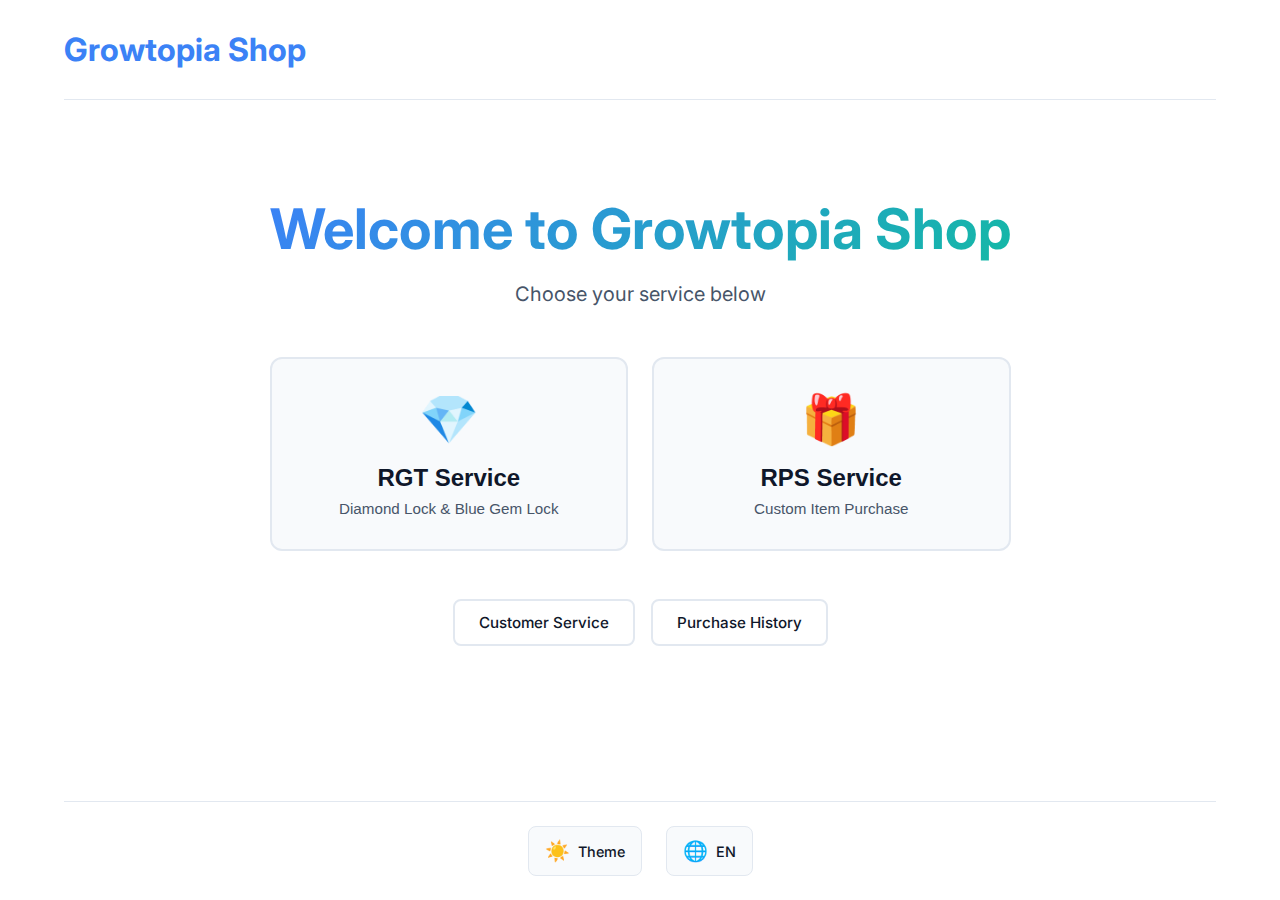
<file: index.html>
<!DOCTYPE html>
<html lang="en">
<head>
    <meta charset="UTF-8">
    <meta name="viewport" content="width=device-width, initial-scale=1.0">
    <title>Growtopia Shop</title>
    <link rel="stylesheet" href="styles/main.css">
    <link rel="preconnect" href="https://fonts.googleapis.com">
    <link rel="preconnect" href="https://fonts.gstatic.com" crossorigin>
    <link href="https://fonts.googleapis.com/css2?family=Inter:wght@300;400;500;600;700&display=swap" rel="stylesheet">
</head>
<body>
    <div class="container">
        <header class="header">
            <h1 class="website-name" id="websiteName">Growtopia Shop</h1>
            <div class="user-info" id="userInfo" style="display: none;">
                <span class="username" id="displayUsername"></span>
                <button class="btn btn-secondary" id="logoutBtn">Logout</button>
            </div>
        </header>

        <main class="main-content">
            <div class="hero-section">
                <h2 class="hero-title" data-en="Welcome to Growtopia Shop" data-id="Selamat Datang di Growtopia Shop">Welcome to Growtopia Shop</h2>
                <p class="hero-subtitle" data-en="Choose your service below" data-id="Pilih layanan Anda di bawah">Choose your service below</p>
                
                <div class="service-buttons">
                    <button class="service-btn rgt-btn" id="rgtBtn">
                        <div class="service-icon">💎</div>
                        <h3 data-en="RGT Service" data-id="Layanan RGT">RGT Service</h3>
                        <p data-en="Diamond Lock & Blue Gem Lock" data-id="Diamond Lock & Blue Gem Lock">Diamond Lock & Blue Gem Lock</p>
                    </button>
                    
                    <button class="service-btn rps-btn" id="rpsBtn">
                        <div class="service-icon">🎁</div>
                        <h3 data-en="RPS Service" data-id="Layanan RPS">RPS Service</h3>
                        <p data-en="Custom Item Purchase" data-id="Pembelian Item Khusus">Custom Item Purchase</p>
                    </button>
                </div>
                
                <div class="additional-services">
                    <button class="btn btn-outline" id="csBtn">
                        <span data-en="Customer Service" data-id="Layanan Pelanggan">Customer Service</span>
                    </button>
                    <button class="btn btn-outline" id="historyBtn">
                        <span data-en="Purchase History" data-id="Riwayat Pembelian">Purchase History</span>
                    </button>
                </div>
            </div>
        </main>

        <footer class="footer">
            <div class="footer-controls">
                <div class="theme-control">
                    <button class="control-btn" id="themeToggle">
                        <span class="theme-icon">🌓</span>
                        <span class="theme-text" data-en="Theme" data-id="Tema">Theme</span>
                    </button>
                </div>
                
                <div class="language-control">
                    <button class="control-btn" id="languageToggle">
                        <span class="language-icon">🌐</span>
                        <span class="language-text">EN</span>
                    </button>
                </div>
            </div>
        </footer>
    </div>

    <!-- Login Modal -->
    <div class="modal" id="loginModal" style="display: none;">
        <div class="modal-content">
            <div class="modal-header">
                <h3 data-en="Login Required" data-id="Login Diperlukan">Login Required</h3>
                <button class="modal-close" id="closeModal">&times;</button>
            </div>
            <div class="modal-body">
                <p data-en="Please login to continue" data-id="Silakan login untuk melanjutkan">Please login to continue</p>
                <div class="modal-actions">
                    <button class="btn btn-primary" id="goToLogin">
                        <span data-en="Login" data-id="Masuk">Login</span>
                    </button>
                    <button class="btn btn-secondary" id="goToRegister">
                        <span data-en="Register" data-id="Daftar">Register</span>
                    </button>
                </div>
            </div>
        </div>
    </div>

    <script type="module" src="js/firebase-config.js"></script>
    <script type="module" src="js/auth.js"></script>
    <script type="module" src="js/main.js"></script>
    <script type="module" src="js/language.js"></script>
    <script type="module" src="js/theme.js"></script>
</body>
</html>
</file>
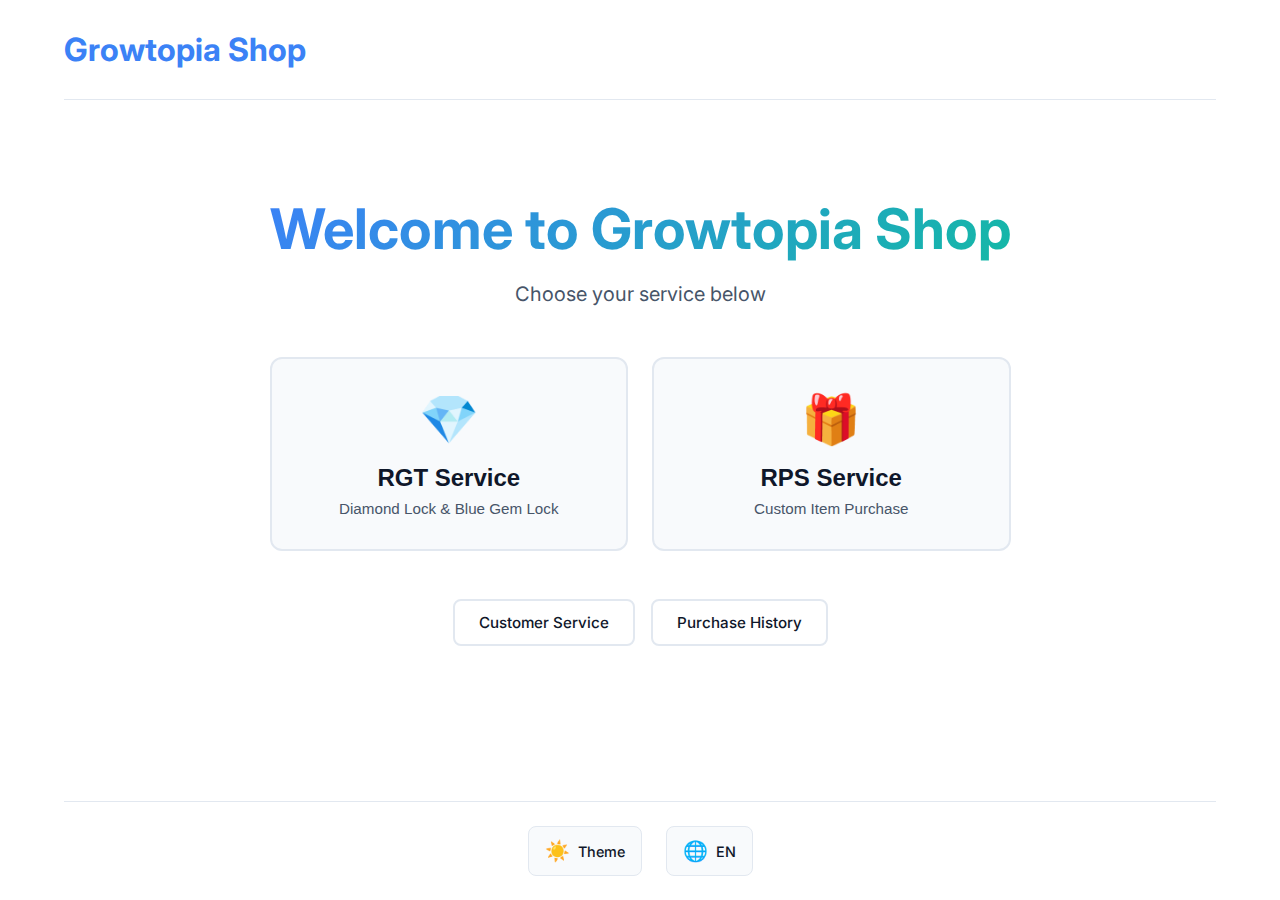
<file: admin.html>
<!DOCTYPE html>
<html lang="en">
<head>
    <meta charset="UTF-8">
    <meta name="viewport" content="width=device-width, initial-scale=1.0">
    <title>Admin Panel - Growtopia Shop</title>
    <link rel="stylesheet" href="styles/main.css">
    <link rel="stylesheet" href="styles/admin.css">
    <link rel="preconnect" href="https://fonts.googleapis.com">
    <link rel="preconnect" href="https://fonts.gstatic.com" crossorigin>
    <link href="https://fonts.googleapis.com/css2?family=Inter:wght@300;400;500;600;700&display=swap" rel="stylesheet">
</head>
<body>
    <div class="admin-container">
        <div class="admin-sidebar">
            <div class="admin-header">
                <h2>Admin Panel</h2>
                <div class="admin-user" id="adminUser"></div>
            </div>
            <nav class="admin-nav">
                <button class="nav-item active" data-section="settings">
                    <span class="nav-icon">⚙️</span>
                    <span data-en="Settings" data-id="Pengaturan">Settings</span>
                </button>
                <button class="nav-item" data-section="orders">
                    <span class="nav-icon">📋</span>
                    <span data-en="Orders" data-id="Pesanan">Orders</span>
                    <span class="badge" id="pendingOrdersBadge">0</span>
                </button>
                <button class="nav-item" data-section="prices">
                    <span class="nav-icon">💰</span>
                    <span data-en="Pricing" data-id="Harga">Pricing</span>
                </button>
                <button class="nav-item" data-section="payments">
                    <span class="nav-icon">💳</span>
                    <span data-en="Payment Methods" data-id="Metode Pembayaran">Payment Methods</span>
                </button>
                <button class="nav-item" data-section="items">
                    <span class="nav-icon">🎁</span>
                    <span data-en="RPS Items" data-id="Item RPS">RPS Items</span>
                </button>
            </nav>
            <div class="admin-footer">
                <button class="btn btn-secondary btn-full" onclick="window.location.href='index.html'">
                    <span data-en="Back to Site" data-id="Kembali ke Situs">Back to Site</span>
                </button>
            </div>
        </div>

        <div class="admin-content">
            <!-- Settings Section -->
            <div class="admin-section active" id="settings">
                <div class="section-header">
                    <h3 data-en="Website Settings" data-id="Pengaturan Website">Website Settings</h3>
                    <button class="btn btn-primary" id="saveSettings">
                        <span data-en="Save Changes" data-id="Simpan Perubahan">Save Changes</span>
                    </button>
                </div>
                <div class="settings-grid">
                    <div class="setting-card">
                        <h4 data-en="Website Name" data-id="Nama Website">Website Name</h4>
                        <input type="text" id="websiteName" value="Growtopia Shop">
                    </div>
                    <div class="setting-card">
                        <h4 data-en="Telegram Bot Token" data-id="Token Bot Telegram">Telegram Bot Token</h4>
                        <input type="text" id="telegramBotToken" placeholder="Your bot token">
                    </div>
                    <div class="setting-card">
                        <h4 data-en="Telegram Chat ID" data-id="ID Chat Telegram">Telegram Chat ID</h4>
                        <input type="text" id="telegramChatId" placeholder="Your chat ID">
                    </div>
                    <div class="setting-card">
                        <h4 data-en="Admin Password" data-id="Kata Sandi Admin">Admin Password</h4>
                        <input type="password" id="adminPassword" placeholder="Set admin password">
                    </div>
                </div>
            </div>

            <!-- Orders Section -->
            <div class="admin-section" id="orders">
                <div class="section-header">
                    <h3 data-en="Order Management" data-id="Manajemen Pesanan">Order Management</h3>
                    <div class="order-filters">
                        <select id="orderFilter">
                            <option value="all" data-en="All Orders" data-id="Semua Pesanan">All Orders</option>
                            <option value="pending" data-en="Pending" data-id="Menunggu">Pending</option>
                            <option value="processed" data-en="Processed" data-id="Diproses">Processed</option>
                            <option value="rejected" data-en="Rejected" data-id="Ditolak">Rejected</option>
                        </select>
                        <button class="btn btn-secondary" id="refreshOrders">
                            <span data-en="Refresh" data-id="Refresh">🔄</span>
                        </button>
                    </div>
                </div>
                <div class="orders-container" id="ordersContainer">
                    <!-- Orders will be loaded dynamically -->
                </div>
            </div>

            <!-- Pricing Section -->
            <div class="admin-section" id="prices">
                <div class="section-header">
                    <h3 data-en="Pricing Configuration" data-id="Konfigurasi Harga">Pricing Configuration</h3>
                    <button class="btn btn-primary" id="savePrices">
                        <span data-en="Save Prices" data-id="Simpan Harga">Save Prices</span>
                    </button>
                </div>
                <div class="pricing-grid">
                    <div class="price-card">
                        <h4 data-en="RGT Pricing" data-id="Harga RGT">RGT Pricing</h4>
                        <div class="price-inputs">
                            <div class="price-input">
                                <label data-en="Diamond Lock (DL)" data-id="Diamond Lock (DL)">Diamond Lock (DL)</label>
                                <input type="number" id="dlPrice" placeholder="0">
                                <span>Rupiah</span>
                            </div>
                            <div class="price-input">
                                <label data-en="Blue Gem Lock (BGL)" data-id="Blue Gem Lock (BGL)">Blue Gem Lock (BGL)</label>
                                <input type="number" id="bglPrice" placeholder="0">
                                <span>Rupiah</span>
                            </div>
                        </div>
                    </div>
                    <div class="price-card">
                        <h4 data-en="RPS Pricing" data-id="Harga RPS">RPS Pricing</h4>
                        <div class="price-inputs">
                            <div class="price-input">
                                <label data-en="BGL Payment" data-id="Pembayaran BGL">BGL Payment</label>
                                <input type="number" id="rpsBglPrice" placeholder="0">
                                <span>BGL</span>
                            </div>
                            <div class="price-input">
                                <label data-en="Clock Payment" data-id="Pembayaran Clock">Clock Payment</label>
                                <input type="number" id="rpsClockPrice" placeholder="0">
                                <span>Clock</span>
                            </div>
                        </div>
                    </div>
                </div>
            </div>

            <!-- Payment Methods Section -->
            <div class="admin-section" id="payments">
                <div class="section-header">
                    <h3 data-en="Payment Methods" data-id="Metode Pembayaran">Payment Methods</h3>
                    <button class="btn btn-primary" id="savePayments">
                        <span data-en="Save Payment Info" data-id="Simpan Info Pembayaran">Save Payment Info</span>
                    </button>
                </div>
                <div class="payment-methods-grid">
                    <div class="payment-card">
                        <h4>DANA</h4>
                        <input type="text" id="danaNumber" placeholder="08xxxxxxxxxx">
                        <input type="text" id="danaName" placeholder="Account Name">
                    </div>
                    <div class="payment-card">
                        <h4>GoPay</h4>
                        <input type="text" id="gopayNumber" placeholder="08xxxxxxxxxx">
                        <input type="text" id="gopayName" placeholder="Account Name">
                    </div>
                    <div class="payment-card">
                        <h4>OVO</h4>
                        <input type="text" id="ovoNumber" placeholder="08xxxxxxxxxx">
                        <input type="text" id="ovoName" placeholder="Account Name">
                    </div>
                    <div class="payment-card">
                        <h4>ShopeePay</h4>
                        <input type="text" id="shopeeNumber" placeholder="08xxxxxxxxxx">
                        <input type="text" id="shopeeName" placeholder="Account Name">
                    </div>
                    <div class="payment-card">
                        <h4 data-en="Bank Transfer" data-id="Transfer Bank">Bank Transfer</h4>
                        <input type="text" id="bankNumber" placeholder="Account Number">
                        <input type="text" id="bankName" placeholder="Account Name">
                        <input type="text" id="bankType" placeholder="Bank Name (e.g., BCA, Mandiri)">
                    </div>
                </div>
            </div>

            <!-- RPS Items Section -->
            <div class="admin-section" id="items">
                <div class="section-header">
                    <h3 data-en="RPS Items Configuration" data-id="Konfigurasi Item RPS">RPS Items Configuration</h3>
                    <div class="section-actions">
                        <button class="btn btn-secondary" id="addItem">
                            <span data-en="Add Item" data-id="Tambah Item">+ Add Item</span>
                        </button>
                        <button class="btn btn-primary" id="saveItems">
                            <span data-en="Save Items" data-id="Simpan Item">Save Items</span>
                        </button>
                    </div>
                </div>
                <div class="items-container" id="itemsContainer">
                    <!-- Items will be loaded dynamically -->
                </div>
            </div>
        </div>
    </div>

    <!-- Order Details Modal -->
    <div class="modal" id="orderModal" style="display: none;">
        <div class="modal-content large">
            <div class="modal-header">
                <h3 data-en="Order Details" data-id="Detail Pesanan">Order Details</h3>
                <button class="modal-close" id="closeOrderModal">&times;</button>
            </div>
            <div class="modal-body" id="orderDetails">
                <!-- Order details will be loaded dynamically -->
            </div>
        </div>
    </div>

    <script type="module" src="js/firebase-config.js"></script>
    <script type="module" src="js/admin.js"></script>
    <script type="module" src="js/language.js"></script>
    <script type="module" src="js/theme.js"></script>
</body>
</html>
</file>
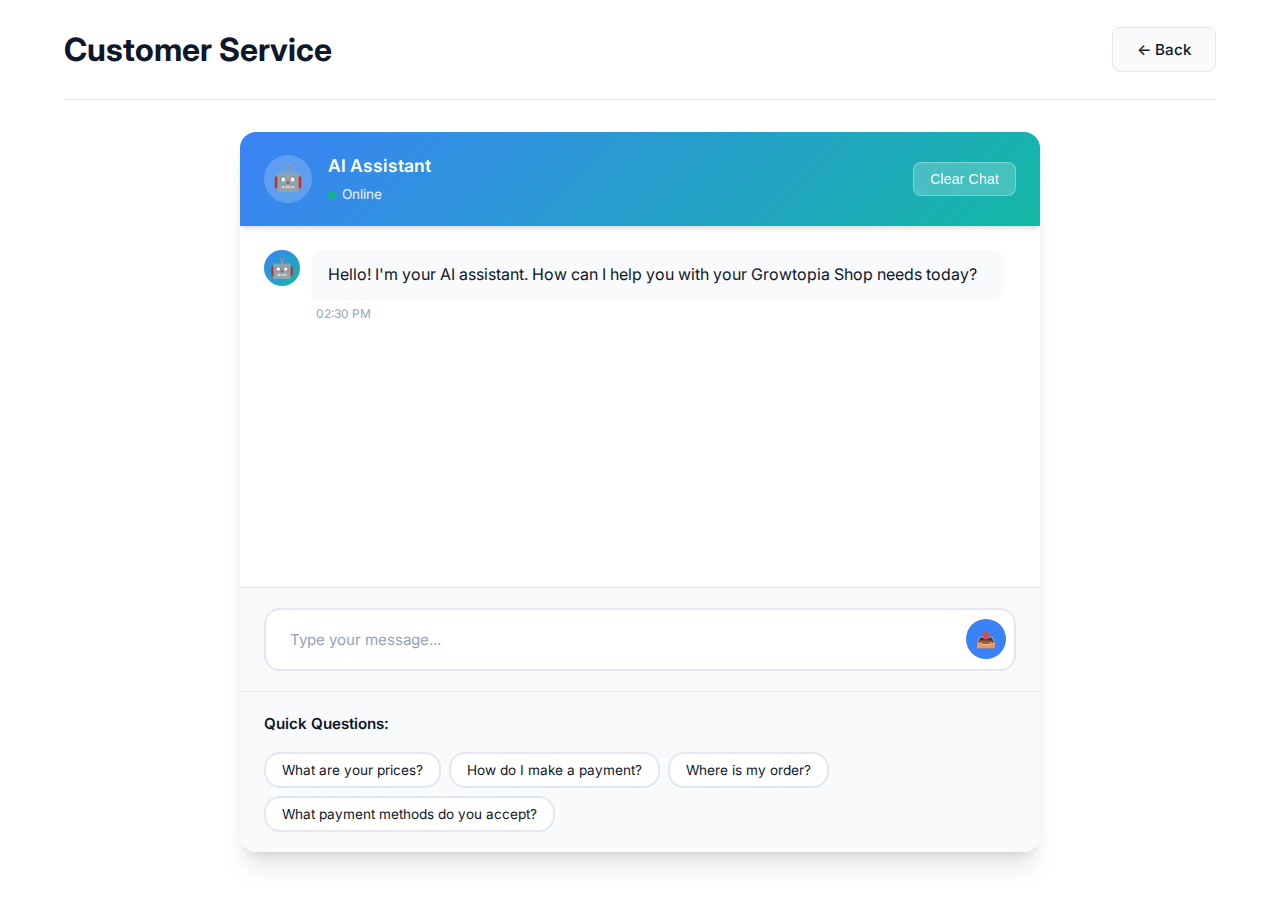
<file: cs.html>
<!DOCTYPE html>
<html lang="en">
<head>
    <meta charset="UTF-8">
    <meta name="viewport" content="width=device-width, initial-scale=1.0">
    <title>Customer Service - Growtopia Shop</title>
    <link rel="stylesheet" href="styles/main.css">
    <link rel="stylesheet" href="styles/cs.css">
    <link rel="preconnect" href="https://fonts.googleapis.com">
    <link rel="preconnect" href="https://fonts.gstatic.com" crossorigin>
    <link href="https://fonts.googleapis.com/css2?family=Inter:wght@300;400;500;600;700&display=swap" rel="stylesheet">
</head>
<body>
    <div class="container">
        <header class="header">
            <h1 class="page-title" data-en="Customer Service" data-id="Layanan Pelanggan">Customer Service</h1>
            <div class="back-btn-container">
                <button class="btn btn-secondary" onclick="window.location.href='index.html'">
                    <span data-en="← Back" data-id="← Kembali">← Back</span>
                </button>
            </div>
        </header>

        <main class="main-content">
            <div class="chat-container">
                <div class="chat-header">
                    <div class="ai-info">
                        <div class="ai-avatar">🤖</div>
                        <div class="ai-details">
                            <h3 data-en="AI Assistant" data-id="Asisten AI">AI Assistant</h3>
                            <span class="status online" data-en="Online" data-id="Online">Online</span>
                        </div>
                    </div>
                    <button class="clear-chat-btn" id="clearChatBtn">
                        <span data-en="Clear Chat" data-id="Hapus Chat">Clear Chat</span>
                    </button>
                </div>

                <div class="chat-messages" id="chatMessages">
                    <div class="message ai-message">
                        <div class="message-avatar">🤖</div>
                        <div class="message-content">
                            <div class="message-text" data-en="Hello! I'm your AI assistant. How can I help you with your Growtopia Shop needs today?" data-id="Halo! Saya asisten AI Anda. Bagaimana saya bisa membantu Anda dengan kebutuhan Growtopia Shop hari ini?">
                                Hello! I'm your AI assistant. How can I help you with your Growtopia Shop needs today?
                            </div>
                            <div class="message-time" id="initialMessageTime"></div>
                        </div>
                    </div>
                </div>

                <div class="chat-input-container">
                    <div class="chat-input-wrapper">
                        <input type="text" id="chatInput" class="chat-input" 
                               data-en-placeholder="Type your message..." 
                               data-id-placeholder="Ketik pesan Anda..."
                               placeholder="Type your message...">
                        <button class="send-btn" id="sendBtn">
                            <span class="send-icon">📤</span>
                        </button>
                    </div>
                    <div class="typing-indicator" id="typingIndicator" style="display: none;">
                        <div class="typing-dots">
                            <span></span>
                            <span></span>
                            <span></span>
                        </div>
                        <span data-en="AI is typing..." data-id="AI sedang mengetik...">AI is typing...</span>
                    </div>
                </div>

                <div class="quick-questions">
                    <h4 data-en="Quick Questions:" data-id="Pertanyaan Cepat:">Quick Questions:</h4>
                    <div class="quick-question-buttons">
                        <button class="quick-question-btn" data-question="What are your prices?" data-question-id="Berapa harga Anda?">
                            <span data-en="What are your prices?" data-id="Berapa harga Anda?">What are your prices?</span>
                        </button>
                        <button class="quick-question-btn" data-question="How do I make a payment?" data-question-id="Bagaimana cara melakukan pembayaran?">
                            <span data-en="How do I make a payment?" data-id="Bagaimana cara melakukan pembayaran?">How do I make a payment?</span>
                        </button>
                        <button class="quick-question-btn" data-question="Where is my order?" data-question-id="Di mana pesanan saya?">
                            <span data-en="Where is my order?" data-id="Di mana pesanan saya?">Where is my order?</span>
                        </button>
                        <button class="quick-question-btn" data-question="What payment methods do you accept?" data-question-id="Metode pembayaran apa yang Anda terima?">
                            <span data-en="What payment methods do you accept?" data-id="Metode pembayaran apa yang Anda terima?">What payment methods do you accept?</span>
                        </button>
                    </div>
                </div>
            </div>
        </main>
    </div>

    <script type="module" src="js/firebase-config.js"></script>
    <script type="module" src="js/ai-cs.js"></script>
    <script type="module" src="js/cs.js"></script>
    <script type="module" src="js/language.js"></script>
    <script type="module" src="js/theme.js"></script>
</body>
</html>
</file>
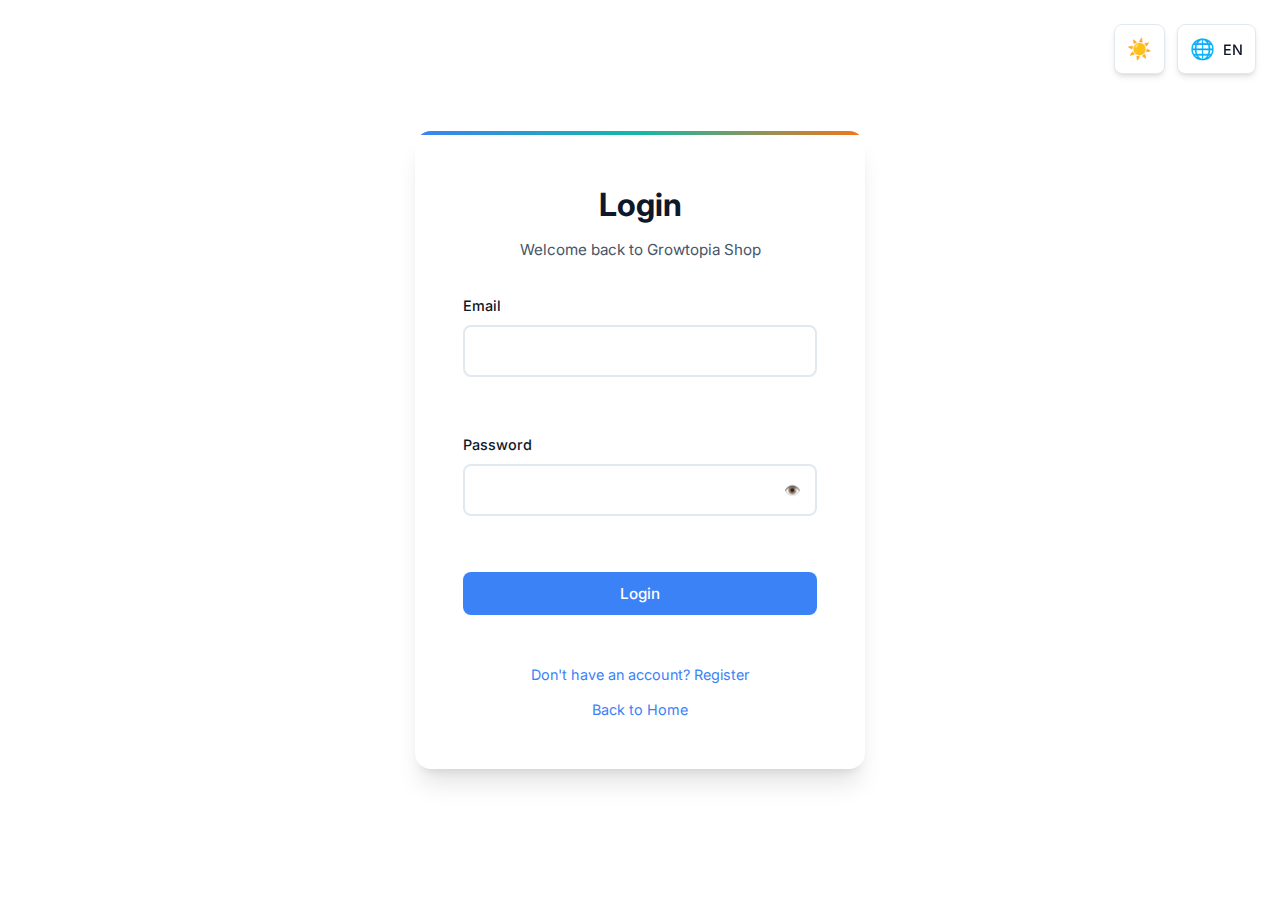
<file: history.html>
<!DOCTYPE html>
<html lang="en">
<head>
    <meta charset="UTF-8">
    <meta name="viewport" content="width=device-width, initial-scale=1.0">
    <title>Purchase History - Growtopia Shop</title>
    <link rel="stylesheet" href="styles/main.css">
    <link rel="stylesheet" href="styles/history.css">
    <link rel="preconnect" href="https://fonts.googleapis.com">
    <link rel="preconnect" href="https://fonts.gstatic.com" crossorigin>
    <link href="https://fonts.googleapis.com/css2?family=Inter:wght@300;400;500;600;700&display=swap" rel="stylesheet">
</head>
<body>
    <div class="container">
        <header class="header">
            <h1 class="page-title" data-en="Purchase History" data-id="Riwayat Pembelian">Purchase History</h1>
            <div class="back-btn-container">
                <button class="btn btn-secondary" onclick="window.location.href='index.html'">
                    <span data-en="← Back" data-id="← Kembali">← Back</span>
                </button>
            </div>
        </header>

        <main class="main-content">
            <div class="history-container">
                <div class="history-filters">
                    <select id="statusFilter">
                        <option value="all" data-en="All Status" data-id="Semua Status">All Status</option>
                        <option value="pending" data-en="Pending" data-id="Menunggu">Pending</option>
                        <option value="processed" data-en="Processed" data-id="Diproses">Processed</option>
                        <option value="rejected" data-en="Rejected" data-id="Ditolak">Rejected</option>
                    </select>
                    <select id="serviceFilter">
                        <option value="all" data-en="All Services" data-id="Semua Layanan">All Services</option>
                        <option value="RGT" data-en="RGT Service" data-id="Layanan RGT">RGT Service</option>
                        <option value="RPS" data-en="RPS Service" data-id="Layanan RPS">RPS Service</option>
                    </select>
                </div>

                <div class="orders-list" id="ordersList">
                    <!-- Orders will be loaded dynamically -->
                </div>

                <div class="empty-state" id="emptyState" style="display: none;">
                    <div class="empty-icon">📝</div>
                    <h3 data-en="No Orders Found" data-id="Tidak Ada Pesanan">No Orders Found</h3>
                    <p data-en="You haven't made any purchases yet." data-id="Anda belum melakukan pembelian apapun.">You haven't made any purchases yet.</p>
                    <button class="btn btn-primary" onclick="window.location.href='index.html'">
                        <span data-en="Start Shopping" data-id="Mulai Belanja">Start Shopping</span>
                    </button>
                </div>
            </div>
        </main>
    </div>

    <!-- Order Details Modal -->
    <div class="modal" id="orderModal" style="display: none;">
        <div class="modal-content large">
            <div class="modal-header">
                <h3 data-en="Order Details" data-id="Detail Pesanan">Order Details</h3>
                <button class="modal-close" id="closeOrderModal">&times;</button>
            </div>
            <div class="modal-body" id="orderDetails">
                <!-- Order details will be loaded dynamically -->
            </div>
        </div>
    </div>

    <script type="module" src="js/firebase-config.js"></script>
    <script type="module" src="js/auth.js"></script>
    <script type="module" src="js/history.js"></script>
    <script type="module" src="js/language.js"></script>
    <script type="module" src="js/theme.js"></script>
</body>
</html>
</file>
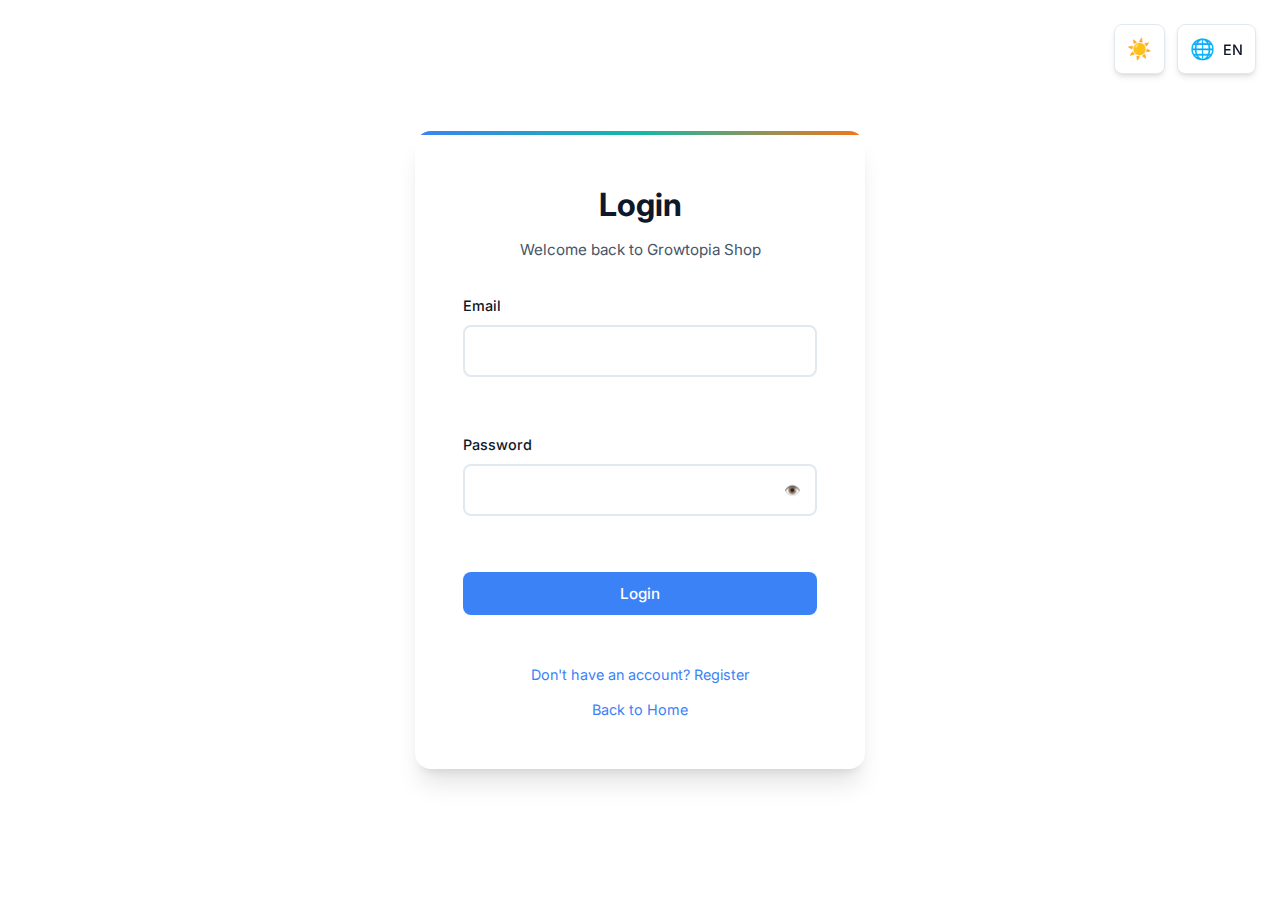
<file: login.html>
<!DOCTYPE html>
<html lang="en">
<head>
    <meta charset="UTF-8">
    <meta name="viewport" content="width=device-width, initial-scale=1.0">
    <title>Login - Growtopia Shop</title>
    <link rel="stylesheet" href="styles/main.css">
    <link rel="stylesheet" href="styles/auth.css">
    <link rel="preconnect" href="https://fonts.googleapis.com">
    <link rel="preconnect" href="https://fonts.gstatic.com" crossorigin>
    <link href="https://fonts.googleapis.com/css2?family=Inter:wght@300;400;500;600;700&display=swap" rel="stylesheet">
</head>
<body>
    <div class="auth-container">
        <div class="auth-card">
            <div class="auth-header">
                <h1 data-en="Login" data-id="Masuk">Login</h1>
                <p data-en="Welcome back to Growtopia Shop" data-id="Selamat datang kembali di Growtopia Shop">Welcome back to Growtopia Shop</p>
            </div>
            
            <form class="auth-form" id="loginForm">
                <div class="form-group">
                    <label for="email" data-en="Email" data-id="Email">Email</label>
                    <input type="email" id="email" name="email" required>
                    <span class="error-message" id="emailError"></span>
                </div>
                
                <div class="form-group">
                    <label for="password" data-en="Password" data-id="Kata Sandi">Password</label>
                    <div class="password-input">
                        <input type="password" id="password" name="password" required>
                        <button type="button" class="password-toggle" id="passwordToggle">
                            <span class="eye-icon">👁️</span>
                        </button>
                    </div>
                    <span class="error-message" id="passwordError"></span>
                </div>
                
                <button type="submit" class="btn btn-primary btn-full" id="loginBtn">
                    <span data-en="Login" data-id="Masuk">Login</span>
                </button>
                
                <div class="auth-links">
                    <a href="register.html" data-en="Don't have an account? Register" data-id="Belum punya akun? Daftar">Don't have an account? Register</a>
                    <a href="index.html" data-en="Back to Home" data-id="Kembali ke Beranda">Back to Home</a>
                </div>
            </form>
            
            <div class="loading" id="loadingSpinner" style="display: none;">
                <div class="spinner"></div>
            </div>
        </div>
        
        <div class="theme-language-controls">
            <button class="control-btn" id="themeToggle">
                <span class="theme-icon">🌓</span>
            </button>
            <button class="control-btn" id="languageToggle">
                <span class="language-icon">🌐</span>
                <span class="language-text">EN</span>
            </button>
        </div>
    </div>

    <script type="module" src="js/firebase-config.js"></script>
    <script type="module" src="js/auth.js"></script>
    <script type="module" src="js/login.js"></script>
    <script type="module" src="js/language.js"></script>
    <script type="module" src="js/theme.js"></script>
</body>
</html>
</file>
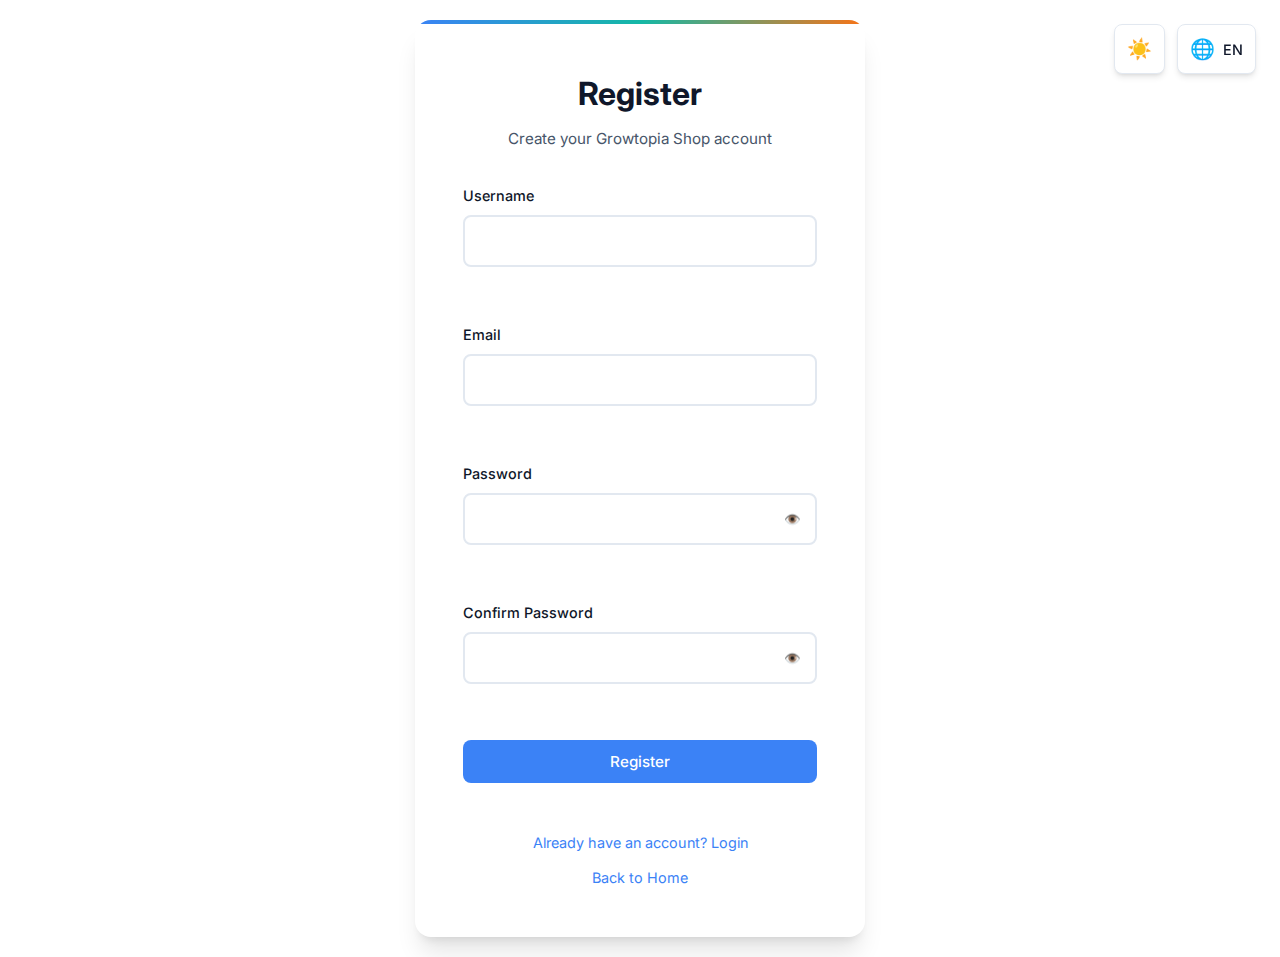
<file: register.html>
<!DOCTYPE html>
<html lang="en">
<head>
    <meta charset="UTF-8">
    <meta name="viewport" content="width=device-width, initial-scale=1.0">
    <title>Register - Growtopia Shop</title>
    <link rel="stylesheet" href="styles/main.css">
    <link rel="stylesheet" href="styles/auth.css">
    <link rel="preconnect" href="https://fonts.googleapis.com">
    <link rel="preconnect" href="https://fonts.gstatic.com" crossorigin>
    <link href="https://fonts.googleapis.com/css2?family=Inter:wght@300;400;500;600;700&display=swap" rel="stylesheet">
</head>
<body>
    <div class="auth-container">
        <div class="auth-card">
            <div class="auth-header">
                <h1 data-en="Register" data-id="Daftar">Register</h1>
                <p data-en="Create your Growtopia Shop account" data-id="Buat akun Growtopia Shop Anda">Create your Growtopia Shop account</p>
            </div>
            
            <form class="auth-form" id="registerForm">
                <div class="form-group">
                    <label for="username" data-en="Username" data-id="Nama Pengguna">Username</label>
                    <input type="text" id="username" name="username" required>
                    <span class="error-message" id="usernameError"></span>
                </div>
                
                <div class="form-group">
                    <label for="email" data-en="Email" data-id="Email">Email</label>
                    <input type="email" id="email" name="email" required>
                    <span class="error-message" id="emailError"></span>
                </div>
                
                <div class="form-group">
                    <label for="password" data-en="Password" data-id="Kata Sandi">Password</label>
                    <div class="password-input">
                        <input type="password" id="password" name="password" required>
                        <button type="button" class="password-toggle" id="passwordToggle">
                            <span class="eye-icon">👁️</span>
                        </button>
                    </div>
                    <span class="error-message" id="passwordError"></span>
                </div>
                
                <div class="form-group">
                    <label for="confirmPassword" data-en="Confirm Password" data-id="Konfirmasi Kata Sandi">Confirm Password</label>
                    <div class="password-input">
                        <input type="password" id="confirmPassword" name="confirmPassword" required>
                        <button type="button" class="password-toggle" id="confirmPasswordToggle">
                            <span class="eye-icon">👁️</span>
                        </button>
                    </div>
                    <span class="error-message" id="confirmPasswordError"></span>
                </div>
                
                <button type="submit" class="btn btn-primary btn-full" id="registerBtn">
                    <span data-en="Register" data-id="Daftar">Register</span>
                </button>
                
                <div class="auth-links">
                    <a href="login.html" data-en="Already have an account? Login" data-id="Sudah punya akun? Masuk">Already have an account? Login</a>
                    <a href="index.html" data-en="Back to Home" data-id="Kembali ke Beranda">Back to Home</a>
                </div>
            </form>
            
            <div class="loading" id="loadingSpinner" style="display: none;">
                <div class="spinner"></div>
            </div>
        </div>
        
        <div class="theme-language-controls">
            <button class="control-btn" id="themeToggle">
                <span class="theme-icon">🌓</span>
            </button>
            <button class="control-btn" id="languageToggle">
                <span class="language-icon">🌐</span>
                <span class="language-text">EN</span>
            </button>
        </div>
    </div>

    <script type="module" src="js/firebase-config.js"></script>
    <script type="module" src="js/auth.js"></script>
    <script type="module" src="js/register.js"></script>
    <script type="module" src="js/language.js"></script>
    <script type="module" src="js/theme.js"></script>
</body>
</html>
</file>
<file: styles/main.css>
:root {
  --primary: #3B82F6;
  --secondary: #14B8A6;
  --accent: #F97316;
  --success: #10B981;
  --warning: #F59E0B;
  --error: #EF4444;
  
  --bg-primary: #FFFFFF;
  --bg-secondary: #F8FAFC;
  --bg-tertiary: #F1F5F9;
  
  --text-primary: #0F172A;
  --text-secondary: #475569;
  --text-tertiary: #94A3B8;
  
  --border-color: #E2E8F0;
  --shadow-sm: 0 1px 2px 0 rgb(0 0 0 / 0.05);
  --shadow-md: 0 4px 6px -1px rgb(0 0 0 / 0.1), 0 2px 4px -2px rgb(0 0 0 / 0.1);
  --shadow-lg: 0 10px 15px -3px rgb(0 0 0 / 0.1), 0 4px 6px -4px rgb(0 0 0 / 0.1);
  --shadow-xl: 0 20px 25px -5px rgb(0 0 0 / 0.1), 0 8px 10px -6px rgb(0 0 0 / 0.1);
  
  --radius-sm: 6px;
  --radius-md: 8px;
  --radius-lg: 12px;
  --radius-xl: 16px;
  
  --transition: all 0.2s ease;
}

[data-theme="dark"] {
  --bg-primary: #0F172A;
  --bg-secondary: #1E293B;
  --bg-tertiary: #334155;
  
  --text-primary: #F8FAFC;
  --text-secondary: #CBD5E1;
  --text-tertiary: #64748B;
  
  --border-color: #334155;
}

* {
  margin: 0;
  padding: 0;
  box-sizing: border-box;
}

html {
  font-size: 16px;
}

body {
  font-family: 'Inter', sans-serif;
  background-color: var(--bg-primary);
  color: var(--text-primary);
  line-height: 1.6;
  min-height: 100vh;
  transition: var(--transition);
}

.container {
  max-width: 1200px;
  margin: 0 auto;
  padding: 0 24px;
  min-height: 100vh;
  display: flex;
  flex-direction: column;
}

.header {
  padding: 24px 0;
  display: flex;
  justify-content: space-between;
  align-items: center;
  border-bottom: 1px solid var(--border-color);
  margin-bottom: 32px;
}

.website-name {
  font-size: 2rem;
  font-weight: 700;
  color: var(--primary);
  text-decoration: none;
}

.page-title {
  font-size: 2rem;
  font-weight: 700;
  color: var(--text-primary);
}

.user-info {
  display: flex;
  align-items: center;
  gap: 16px;
}

.username {
  font-weight: 500;
  color: var(--text-secondary);
}

.main-content {
  flex: 1;
  display: flex;
  flex-direction: column;
}

.hero-section {
  text-align: center;
  padding: 64px 0;
  max-width: 800px;
  margin: 0 auto;
}

.hero-title {
  font-size: 3.5rem;
  font-weight: 700;
  margin-bottom: 16px;
  background: linear-gradient(135deg, var(--primary), var(--secondary));
  -webkit-background-clip: text;
  -webkit-text-fill-color: transparent;
  background-clip: text;
  line-height: 1.2;
}

.hero-subtitle {
  font-size: 1.25rem;
  color: var(--text-secondary);
  margin-bottom: 48px;
  line-height: 1.5;
}

.service-buttons {
  display: grid;
  grid-template-columns: repeat(auto-fit, minmax(300px, 1fr));
  gap: 24px;
  margin-bottom: 48px;
}

.service-btn {
  background: var(--bg-secondary);
  border: 2px solid var(--border-color);
  border-radius: var(--radius-lg);
  padding: 32px 24px;
  cursor: pointer;
  transition: var(--transition);
  text-align: center;
  position: relative;
  overflow: hidden;
}

.service-btn::before {
  content: '';
  position: absolute;
  top: 0;
  left: -100%;
  width: 100%;
  height: 100%;
  background: linear-gradient(90deg, transparent, rgba(255,255,255,0.2), transparent);
  transition: left 0.5s;
}

.service-btn:hover::before {
  left: 100%;
}

.service-btn:hover {
  transform: translateY(-4px);
  box-shadow: var(--shadow-xl);
}

.rgt-btn:hover {
  border-color: var(--primary);
  background: linear-gradient(135deg, var(--primary)/10, var(--primary)/5);
}

.rps-btn:hover {
  border-color: var(--secondary);
  background: linear-gradient(135deg, var(--secondary)/10, var(--secondary)/5);
}

.service-icon {
  font-size: 3rem;
  margin-bottom: 16px;
  display: block;
}

.service-btn h3 {
  font-size: 1.5rem;
  font-weight: 600;
  margin-bottom: 8px;
  color: var(--text-primary);
}

.service-btn p {
  color: var(--text-secondary);
  font-size: 0.95rem;
}

.additional-services {
  display: flex;
  gap: 16px;
  justify-content: center;
  flex-wrap: wrap;
}

.footer {
  padding: 24px 0;
  border-top: 1px solid var(--border-color);
  margin-top: auto;
}

.footer-controls {
  display: flex;
  justify-content: center;
  gap: 24px;
}

.theme-control,
.language-control {
  display: flex;
  align-items: center;
}

.control-btn {
  background: var(--bg-secondary);
  border: 1px solid var(--border-color);
  border-radius: var(--radius-md);
  padding: 12px 16px;
  cursor: pointer;
  transition: var(--transition);
  display: flex;
  align-items: center;
  gap: 8px;
  font-family: inherit;
  color: var(--text-primary);
}

.control-btn:hover {
  background: var(--bg-tertiary);
  transform: translateY(-2px);
  box-shadow: var(--shadow-md);
}

.theme-icon,
.language-icon {
  font-size: 1.25rem;
}

.theme-text,
.language-text {
  font-size: 0.9rem;
  font-weight: 500;
}

/* Buttons */
.btn {
  display: inline-flex;
  align-items: center;
  justify-content: center;
  gap: 8px;
  padding: 12px 24px;
  font-size: 0.95rem;
  font-weight: 500;
  text-decoration: none;
  border: none;
  border-radius: var(--radius-md);
  cursor: pointer;
  transition: var(--transition);
  font-family: inherit;
  position: relative;
  overflow: hidden;
}

.btn:disabled {
  opacity: 0.6;
  cursor: not-allowed;
}

.btn-primary {
  background: var(--primary);
  color: white;
}

.btn-primary:hover:not(:disabled) {
  background: #2563EB;
  transform: translateY(-2px);
  box-shadow: var(--shadow-lg);
}

.btn-secondary {
  background: var(--bg-secondary);
  color: var(--text-primary);
  border: 1px solid var(--border-color);
}

.btn-secondary:hover:not(:disabled) {
  background: var(--bg-tertiary);
  transform: translateY(-2px);
  box-shadow: var(--shadow-md);
}

.btn-outline {
  background: transparent;
  color: var(--text-primary);
  border: 2px solid var(--border-color);
}

.btn-outline:hover:not(:disabled) {
  background: var(--bg-secondary);
  border-color: var(--primary);
  color: var(--primary);
  transform: translateY(-2px);
  box-shadow: var(--shadow-md);
}

.btn-full {
  width: 100%;
}

/* Modal */
.modal {
  position: fixed;
  top: 0;
  left: 0;
  right: 0;
  bottom: 0;
  background: rgba(0, 0, 0, 0.5);
  display: flex;
  align-items: center;
  justify-content: center;
  z-index: 1000;
  backdrop-filter: blur(8px);
  animation: modalFadeIn 0.2s ease;
}

@keyframes modalFadeIn {
  from {
    opacity: 0;
  }
  to {
    opacity: 1;
  }
}

.modal-content {
  background: var(--bg-primary);
  border-radius: var(--radius-lg);
  box-shadow: var(--shadow-xl);
  max-width: 500px;
  width: 90%;
  max-height: 90vh;
  overflow-y: auto;
  animation: modalSlideIn 0.3s ease;
}

.modal-content.large {
  max-width: 800px;
}

@keyframes modalSlideIn {
  from {
    transform: translateY(-50px) scale(0.9);
    opacity: 0;
  }
  to {
    transform: translateY(0) scale(1);
    opacity: 1;
  }
}

.modal-header {
  padding: 24px 24px 0;
  display: flex;
  justify-content: space-between;
  align-items: center;
  border-bottom: 1px solid var(--border-color);
  margin-bottom: 24px;
}

.modal-header h3 {
  font-size: 1.25rem;
  font-weight: 600;
  color: var(--text-primary);
}

.modal-close {
  background: none;
  border: none;
  font-size: 1.5rem;
  cursor: pointer;
  color: var(--text-tertiary);
  padding: 4px;
  border-radius: var(--radius-sm);
  transition: var(--transition);
}

.modal-close:hover {
  color: var(--text-primary);
  background: var(--bg-secondary);
}

.modal-body {
  padding: 0 24px 24px;
}

.modal-actions {
  display: flex;
  gap: 16px;
  margin-top: 24px;
}

/* Form Elements */
input, select, textarea {
  width: 100%;
  padding: 12px 16px;
  border: 2px solid var(--border-color);
  border-radius: var(--radius-md);
  font-family: inherit;
  font-size: 0.95rem;
  background: var(--bg-primary);
  color: var(--text-primary);
  transition: var(--transition);
}

input:focus, select:focus, textarea:focus {
  outline: none;
  border-color: var(--primary);
  box-shadow: 0 0 0 3px var(--primary)/10;
}

/* Loading spinner */
.loading {
  display: flex;
  justify-content: center;
  align-items: center;
  padding: 40px;
}

.spinner {
  width: 40px;
  height: 40px;
  border: 4px solid var(--border-color);
  border-top: 4px solid var(--primary);
  border-radius: 50%;
  animation: spin 1s linear infinite;
}

@keyframes spin {
  0% { transform: rotate(0deg); }
  100% { transform: rotate(360deg); }
}

/* Responsive Design */
@media (max-width: 768px) {
  .container {
    padding: 0 16px;
  }
  
  .header {
    flex-direction: column;
    gap: 16px;
    text-align: center;
  }
  
  .hero-title {
    font-size: 2.5rem;
  }
  
  .hero-subtitle {
    font-size: 1.1rem;
  }
  
  .service-buttons {
    grid-template-columns: 1fr;
    gap: 16px;
  }
  
  .service-btn {
    padding: 24px 20px;
  }
  
  .additional-services {
    flex-direction: column;
    align-items: center;
  }
  
  .footer-controls {
    flex-direction: column;
    gap: 16px;
  }
  
  .modal-content {
    margin: 20px;
    width: calc(100% - 40px);
  }
  
  .modal-actions {
    flex-direction: column;
  }
}

@media (max-width: 480px) {
  .hero-section {
    padding: 32px 0;
  }
  
  .hero-title {
    font-size: 2rem;
  }
  
  .service-btn {
    padding: 20px 16px;
  }
  
  .service-btn h3 {
    font-size: 1.25rem;
  }
  
  .btn {
    padding: 10px 20px;
    font-size: 0.9rem;
  }
}

/* Utility Classes */
.text-center {
  text-align: center;
}

.mt-4 {
  margin-top: 16px;
}

.mb-4 {
  margin-bottom: 16px;
}

.hidden {
  display: none;
}

.fade-in {
  animation: fadeIn 0.3s ease;
}

@keyframes fadeIn {
  from {
    opacity: 0;
    transform: translateY(20px);
  }
  to {
    opacity: 1;
    transform: translateY(0);
  }
}
</file>
<file: styles/admin.css>
.admin-container {
  display: flex;
  min-height: 100vh;
  background: var(--bg-secondary);
}

.admin-sidebar {
  width: 280px;
  background: var(--bg-primary);
  border-right: 1px solid var(--border-color);
  display: flex;
  flex-direction: column;
  box-shadow: var(--shadow-lg);
  position: relative;
  z-index: 10;
}

.admin-header {
  padding: 24px 20px;
  border-bottom: 1px solid var(--border-color);
}

.admin-header h2 {
  font-size: 1.25rem;
  font-weight: 600;
  color: var(--text-primary);
  margin-bottom: 8px;
}

.admin-user {
  font-size: 0.85rem;
  color: var(--text-secondary);
}

.admin-nav {
  flex: 1;
  padding: 16px 0;
}

.nav-item {
  width: 100%;
  display: flex;
  align-items: center;
  gap: 12px;
  padding: 16px 20px;
  background: none;
  border: none;
  text-align: left;
  cursor: pointer;
  transition: var(--transition);
  color: var(--text-secondary);
  font-family: inherit;
  font-size: 0.95rem;
  position: relative;
}

.nav-item:hover {
  background: var(--bg-secondary);
  color: var(--text-primary);
}

.nav-item.active {
  background: var(--primary)/10;
  color: var(--primary);
  border-right: 3px solid var(--primary);
}

.nav-icon {
  font-size: 1.1rem;
}

.badge {
  background: var(--error);
  color: white;
  font-size: 0.75rem;
  padding: 2px 8px;
  border-radius: 12px;
  margin-left: auto;
  min-width: 20px;
  text-align: center;
}

.admin-footer {
  padding: 20px;
  border-top: 1px solid var(--border-color);
}

.admin-content {
  flex: 1;
  padding: 24px;
  overflow-y: auto;
}

.admin-section {
  display: none;
  animation: fadeInUp 0.3s ease;
}

.admin-section.active {
  display: block;
}

@keyframes fadeInUp {
  from {
    opacity: 0;
    transform: translateY(20px);
  }
  to {
    opacity: 1;
    transform: translateY(0);
  }
}

.section-header {
  display: flex;
  justify-content: space-between;
  align-items: center;
  margin-bottom: 32px;
  padding-bottom: 16px;
  border-bottom: 1px solid var(--border-color);
}

.section-header h3 {
  font-size: 1.5rem;
  font-weight: 600;
  color: var(--text-primary);
}

.section-actions {
  display: flex;
  gap: 12px;
}

/* Settings Section */
.settings-grid {
  display: grid;
  grid-template-columns: repeat(auto-fit, minmax(300px, 1fr));
  gap: 24px;
}

.setting-card {
  background: var(--bg-primary);
  border: 1px solid var(--border-color);
  border-radius: var(--radius-lg);
  padding: 24px;
  box-shadow: var(--shadow-sm);
}

.setting-card h4 {
  font-size: 1rem;
  font-weight: 600;
  color: var(--text-primary);
  margin-bottom: 12px;
}

.setting-card input {
  width: 100%;
  padding: 12px 16px;
  border: 2px solid var(--border-color);
  border-radius: var(--radius-md);
  font-family: inherit;
  font-size: 0.95rem;
  background: var(--bg-primary);
  color: var(--text-primary);
  transition: var(--transition);
}

.setting-card input:focus {
  outline: none;
  border-color: var(--primary);
  box-shadow: 0 0 0 3px var(--primary)/10;
}

/* Orders Section */
.order-filters {
  display: flex;
  gap: 12px;
  align-items: center;
}

.order-filters select {
  padding: 10px 16px;
  border: 2px solid var(--border-color);
  border-radius: var(--radius-md);
  background: var(--bg-primary);
  color: var(--text-primary);
  font-family: inherit;
  cursor: pointer;
}

.orders-container {
  display: flex;
  flex-direction: column;
  gap: 16px;
}

.order-item {
  background: var(--bg-primary);
  border: 1px solid var(--border-color);
  border-radius: var(--radius-lg);
  padding: 20px;
  cursor: pointer;
  transition: var(--transition);
}

.order-item:hover {
  transform: translateY(-2px);
  box-shadow: var(--shadow-md);
}

.order-header {
  display: flex;
  justify-content: space-between;
  align-items: flex-start;
  margin-bottom: 12px;
}

.order-id {
  font-size: 0.9rem;
  color: var(--text-tertiary);
}

.order-status {
  padding: 4px 12px;
  border-radius: 16px;
  font-size: 0.8rem;
  font-weight: 500;
}

.order-status.pending {
  background: var(--warning)/20;
  color: var(--warning);
}

.order-status.processed {
  background: var(--success)/20;
  color: var(--success);
}

.order-status.rejected {
  background: var(--error)/20;
  color: var(--error);
}

.order-details {
  display: grid;
  grid-template-columns: repeat(auto-fit, minmax(150px, 1fr));
  gap: 16px;
  margin-bottom: 16px;
}

.order-detail {
  display: flex;
  flex-direction: column;
  gap: 4px;
}

.order-detail-label {
  font-size: 0.8rem;
  color: var(--text-tertiary);
  text-transform: uppercase;
  letter-spacing: 0.05em;
}

.order-detail-value {
  font-size: 0.95rem;
  font-weight: 500;
  color: var(--text-primary);
}

.order-actions {
  display: flex;
  gap: 8px;
  margin-top: 16px;
  padding-top: 16px;
  border-top: 1px solid var(--border-color);
}

.btn-success {
  background: var(--success);
  color: white;
}

.btn-success:hover {
  background: #059669;
}

.btn-danger {
  background: var(--error);
  color: white;
}

.btn-danger:hover {
  background: #DC2626;
}

/* Pricing Section */
.pricing-grid {
  display: grid;
  grid-template-columns: repeat(auto-fit, minmax(350px, 1fr));
  gap: 24px;
}

.price-card {
  background: var(--bg-primary);
  border: 1px solid var(--border-color);
  border-radius: var(--radius-lg);
  padding: 24px;
  box-shadow: var(--shadow-sm);
}

.price-card h4 {
  font-size: 1.1rem;
  font-weight: 600;
  color: var(--text-primary);
  margin-bottom: 20px;
  padding-bottom: 12px;
  border-bottom: 1px solid var(--border-color);
}

.price-inputs {
  display: flex;
  flex-direction: column;
  gap: 16px;
}

.price-input {
  display: flex;
  flex-direction: column;
  gap: 8px;
}

.price-input label {
  font-size: 0.9rem;
  font-weight: 500;
  color: var(--text-primary);
}

.price-input input {
  padding: 12px 16px;
  border: 2px solid var(--border-color);
  border-radius: var(--radius-md);
  font-family: inherit;
  font-size: 0.95rem;
}

.price-input span {
  font-size: 0.85rem;
  color: var(--text-secondary);
  margin-top: 4px;
}

/* Payment Methods Section */
.payment-methods-grid {
  display: grid;
  grid-template-columns: repeat(auto-fit, minmax(250px, 1fr));
  gap: 24px;
}

.payment-card {
  background: var(--bg-primary);
  border: 1px solid var(--border-color);
  border-radius: var(--radius-lg);
  padding: 20px;
  box-shadow: var(--shadow-sm);
}

.payment-card h4 {
  font-size: 1rem;
  font-weight: 600;
  color: var(--text-primary);
  margin-bottom: 16px;
  text-align: center;
  padding: 12px;
  background: var(--bg-secondary);
  border-radius: var(--radius-md);
}

.payment-card input {
  width: 100%;
  padding: 10px 14px;
  border: 2px solid var(--border-color);
  border-radius: var(--radius-md);
  margin-bottom: 12px;
  font-family: inherit;
  font-size: 0.9rem;
}

/* Items Section */
.items-container {
  display: flex;
  flex-direction: column;
  gap: 16px;
}

.item-card {
  background: var(--bg-primary);
  border: 1px solid var(--border-color);
  border-radius: var(--radius-lg);
  padding: 20px;
  box-shadow: var(--shadow-sm);
  position: relative;
}

.item-remove {
  position: absolute;
  top: 12px;
  right: 12px;
  background: var(--error);
  color: white;
  border: none;
  border-radius: 50%;
  width: 32px;
  height: 32px;
  display: flex;
  align-items: center;
  justify-content: center;
  cursor: pointer;
  font-size: 1.2rem;
  transition: var(--transition);
}

.item-remove:hover {
  background: #DC2626;
  transform: scale(1.1);
}

.item-inputs {
  display: grid;
  grid-template-columns: 2fr 1fr;
  gap: 16px;
  align-items: end;
}

.item-input {
  display: flex;
  flex-direction: column;
  gap: 8px;
}

.item-input label {
  font-size: 0.9rem;
  font-weight: 500;
  color: var(--text-primary);
}

.item-input input {
  padding: 12px 16px;
  border: 2px solid var(--border-color);
  border-radius: var(--radius-md);
  font-family: inherit;
  font-size: 0.95rem;
}

/* Responsive */
@media (max-width: 1024px) {
  .admin-container {
    flex-direction: column;
  }
  
  .admin-sidebar {
    width: 100%;
    height: auto;
  }
  
  .admin-nav {
    display: flex;
    flex-direction: row;
    overflow-x: auto;
    padding: 12px;
  }
  
  .nav-item {
    flex: 0 0 auto;
    padding: 12px 16px;
    border-radius: var(--radius-md);
    white-space: nowrap;
    border-right: none;
  }
  
  .nav-item.active {
    border-right: none;
    border-bottom: 3px solid var(--primary);
  }
  
  .admin-content {
    padding: 16px;
  }
}

@media (max-width: 768px) {
  .settings-grid,
  .pricing-grid,
  .payment-methods-grid {
    grid-template-columns: 1fr;
  }
  
  .section-header {
    flex-direction: column;
    gap: 16px;
    align-items: stretch;
  }
  
  .section-actions {
    justify-content: stretch;
  }
  
  .section-actions .btn {
    flex: 1;
  }
  
  .order-details {
    grid-template-columns: 1fr;
  }
  
  .item-inputs {
    grid-template-columns: 1fr;
  }
  
  .order-actions {
    flex-direction: column;
  }
}
</file>
<file: styles/cs.css>
.chat-container {
  max-width: 800px;
  margin: 0 auto;
  background: var(--bg-primary);
  border-radius: var(--radius-xl);
  box-shadow: var(--shadow-xl);
  overflow: hidden;
  display: flex;
  flex-direction: column;
  height: 80vh;
  min-height: 600px;
}

.chat-header {
  background: linear-gradient(135deg, var(--primary), var(--secondary));
  color: white;
  padding: 20px 24px;
  display: flex;
  justify-content: space-between;
  align-items: center;
  box-shadow: var(--shadow-md);
}

.ai-info {
  display: flex;
  align-items: center;
  gap: 16px;
}

.ai-avatar {
  width: 48px;
  height: 48px;
  background: rgba(255, 255, 255, 0.2);
  border-radius: 50%;
  display: flex;
  align-items: center;
  justify-content: center;
  font-size: 1.5rem;
  backdrop-filter: blur(10px);
}

.ai-details h3 {
  font-size: 1.1rem;
  font-weight: 600;
  margin-bottom: 4px;
}

.status {
  font-size: 0.85rem;
  opacity: 0.9;
  display: flex;
  align-items: center;
  gap: 6px;
}

.status.online::before {
  content: '';
  width: 8px;
  height: 8px;
  background: #10B981;
  border-radius: 50%;
  display: inline-block;
}

.clear-chat-btn {
  background: rgba(255, 255, 255, 0.2);
  border: 1px solid rgba(255, 255, 255, 0.3);
  color: white;
  padding: 8px 16px;
  border-radius: var(--radius-md);
  cursor: pointer;
  transition: var(--transition);
  font-size: 0.9rem;
  backdrop-filter: blur(10px);
}

.clear-chat-btn:hover {
  background: rgba(255, 255, 255, 0.3);
  transform: translateY(-1px);
}

.chat-messages {
  flex: 1;
  padding: 24px;
  overflow-y: auto;
  scroll-behavior: smooth;
}

.message {
  display: flex;
  gap: 12px;
  margin-bottom: 20px;
  animation: messageSlideIn 0.3s ease;
}

@keyframes messageSlideIn {
  from {
    opacity: 0;
    transform: translateY(20px);
  }
  to {
    opacity: 1;
    transform: translateY(0);
  }
}

.message-avatar {
  width: 36px;
  height: 36px;
  border-radius: 50%;
  display: flex;
  align-items: center;
  justify-content: center;
  font-size: 1.2rem;
  flex-shrink: 0;
}

.ai-message .message-avatar {
  background: linear-gradient(135deg, var(--primary), var(--secondary));
  color: white;
}

.user-message {
  flex-direction: row-reverse;
}

.user-message .message-avatar {
  background: var(--bg-tertiary);
  color: var(--text-primary);
}

.message-content {
  flex: 1;
  max-width: calc(100% - 60px);
}

.user-message .message-content {
  text-align: right;
}

.message-text {
  background: var(--bg-secondary);
  padding: 12px 16px;
  border-radius: var(--radius-lg);
  color: var(--text-primary);
  line-height: 1.5;
  word-wrap: break-word;
  box-shadow: var(--shadow-sm);
}

.user-message .message-text {
  background: var(--primary);
  color: white;
  margin-left: auto;
}

.ai-message .message-text {
  border-bottom-left-radius: 4px;
}

.user-message .message-text {
  border-bottom-right-radius: 4px;
}

.message-time {
  font-size: 0.75rem;
  color: var(--text-tertiary);
  margin-top: 6px;
  padding: 0 4px;
}

.chat-input-container {
  padding: 20px 24px;
  border-top: 1px solid var(--border-color);
  background: var(--bg-secondary);
}

.chat-input-wrapper {
  display: flex;
  gap: 12px;
  align-items: center;
  background: var(--bg-primary);
  border: 2px solid var(--border-color);
  border-radius: var(--radius-xl);
  padding: 8px;
  transition: var(--transition);
}

.chat-input-wrapper:focus-within {
  border-color: var(--primary);
  box-shadow: 0 0 0 3px var(--primary)/10;
}

.chat-input {
  flex: 1;
  border: none;
  padding: 12px 16px;
  background: transparent;
  color: var(--text-primary);
  font-family: inherit;
  font-size: 0.95rem;
  resize: none;
  outline: none;
}

.chat-input::placeholder {
  color: var(--text-tertiary);
}

.send-btn {
  width: 40px;
  height: 40px;
  border: none;
  background: var(--primary);
  color: white;
  border-radius: 50%;
  cursor: pointer;
  display: flex;
  align-items: center;
  justify-content: center;
  transition: var(--transition);
  flex-shrink: 0;
}

.send-btn:hover:not(:disabled) {
  background: #2563EB;
  transform: scale(1.05);
}

.send-btn:disabled {
  opacity: 0.5;
  cursor: not-allowed;
  transform: none;
}

.send-icon {
  font-size: 1rem;
}

.typing-indicator {
  display: flex;
  align-items: center;
  gap: 12px;
  margin-top: 12px;
  color: var(--text-secondary);
  font-size: 0.85rem;
}

.typing-dots {
  display: flex;
  gap: 4px;
}

.typing-dots span {
  width: 6px;
  height: 6px;
  background: var(--primary);
  border-radius: 50%;
  animation: typingDot 1.4s infinite ease-in-out;
}

.typing-dots span:nth-child(1) {
  animation-delay: -0.32s;
}

.typing-dots span:nth-child(2) {
  animation-delay: -0.16s;
}

@keyframes typingDot {
  0%, 80%, 100% {
    transform: scale(0.8);
    opacity: 0.5;
  }
  40% {
    transform: scale(1);
    opacity: 1;
  }
}

.quick-questions {
  padding: 20px 24px;
  border-top: 1px solid var(--border-color);
  background: var(--bg-secondary);
}

.quick-questions h4 {
  font-size: 0.95rem;
  font-weight: 600;
  color: var(--text-primary);
  margin-bottom: 16px;
}

.quick-question-buttons {
  display: flex;
  flex-wrap: wrap;
  gap: 8px;
}

.quick-question-btn {
  background: var(--bg-primary);
  border: 2px solid var(--border-color);
  color: var(--text-primary);
  padding: 8px 16px;
  border-radius: var(--radius-xl);
  cursor: pointer;
  transition: var(--transition);
  font-size: 0.85rem;
  font-family: inherit;
  white-space: nowrap;
}

.quick-question-btn:hover {
  border-color: var(--primary);
  background: var(--primary)/10;
  color: var(--primary);
  transform: translateY(-1px);
}

/* Scrollbar styling */
.chat-messages::-webkit-scrollbar {
  width: 6px;
}

.chat-messages::-webkit-scrollbar-track {
  background: var(--bg-secondary);
}

.chat-messages::-webkit-scrollbar-thumb {
  background: var(--border-color);
  border-radius: 3px;
}

.chat-messages::-webkit-scrollbar-thumb:hover {
  background: var(--text-tertiary);
}

/* Responsive */
@media (max-width: 768px) {
  .chat-container {
    height: calc(100vh - 120px);
    border-radius: 0;
    box-shadow: none;
  }
  
  .chat-header {
    padding: 16px 20px;
  }
  
  .ai-info {
    gap: 12px;
  }
  
  .ai-avatar {
    width: 40px;
    height: 40px;
    font-size: 1.3rem;
  }
  
  .ai-details h3 {
    font-size: 1rem;
  }
  
  .chat-messages {
    padding: 20px 16px;
  }
  
  .message {
    margin-bottom: 16px;
  }
  
  .message-avatar {
    width: 32px;
    height: 32px;
    font-size: 1.1rem;
  }
  
  .message-content {
    max-width: calc(100% - 50px);
  }
  
  .chat-input-container {
    padding: 16px 20px;
  }
  
  .quick-questions {
    padding: 16px 20px;
  }
  
  .quick-question-buttons {
    flex-direction: column;
  }
  
  .quick-question-btn {
    text-align: left;
    white-space: normal;
    padding: 12px 16px;
  }
}

@media (max-width: 480px) {
  .chat-header {
    flex-direction: column;
    gap: 12px;
    text-align: center;
  }
  
  .chat-input-wrapper {
    flex-direction: column;
    gap: 8px;
    padding: 12px;
  }
  
  .send-btn {
    width: 100%;
    height: 44px;
    border-radius: var(--radius-md);
  }
}

/* Dark theme adjustments */
[data-theme="dark"] .chat-input-wrapper {
  background: var(--bg-secondary);
}

[data-theme="dark"] .message-text {
  background: var(--bg-tertiary);
}

[data-theme="dark"] .user-message .message-text {
  background: var(--primary);
}
</file>
<file: styles/history.css>
.history-container {
  max-width: 900px;
  margin: 0 auto;
  padding: 0;
}

.history-filters {
  display: flex;
  gap: 16px;
  margin-bottom: 32px;
  padding: 20px;
  background: var(--bg-primary);
  border-radius: var(--radius-lg);
  box-shadow: var(--shadow-sm);
  border: 1px solid var(--border-color);
}

.history-filters select {
  flex: 1;
  padding: 12px 16px;
  border: 2px solid var(--border-color);
  border-radius: var(--radius-md);
  background: var(--bg-primary);
  color: var(--text-primary);
  font-family: inherit;
  font-size: 0.95rem;
  cursor: pointer;
  transition: var(--transition);
}

.history-filters select:focus {
  outline: none;
  border-color: var(--primary);
  box-shadow: 0 0 0 3px var(--primary)/10;
}

.orders-list {
  display: flex;
  flex-direction: column;
  gap: 20px;
}

.history-order-item {
  background: var(--bg-primary);
  border: 1px solid var(--border-color);
  border-radius: var(--radius-lg);
  padding: 24px;
  cursor: pointer;
  transition: var(--transition);
  position: relative;
  overflow: hidden;
}

.history-order-item::before {
  content: '';
  position: absolute;
  left: 0;
  top: 0;
  bottom: 0;
  width: 4px;
  background: var(--primary);
  opacity: 0;
  transition: var(--transition);
}

.history-order-item:hover {
  transform: translateY(-2px);
  box-shadow: var(--shadow-lg);
}

.history-order-item:hover::before {
  opacity: 1;
}

.history-order-header {
  display: flex;
  justify-content: space-between;
  align-items: flex-start;
  margin-bottom: 16px;
}

.history-order-title {
  display: flex;
  flex-direction: column;
  gap: 4px;
}

.history-order-id {
  font-size: 1rem;
  font-weight: 600;
  color: var(--text-primary);
}

.history-order-date {
  font-size: 0.85rem;
  color: var(--text-tertiary);
}

.history-order-status {
  padding: 6px 12px;
  border-radius: 20px;
  font-size: 0.8rem;
  font-weight: 500;
  text-transform: uppercase;
  letter-spacing: 0.05em;
}

.history-order-status.pending {
  background: var(--warning)/20;
  color: var(--warning);
}

.history-order-status.processed {
  background: var(--success)/20;
  color: var(--success);
}

.history-order-status.rejected {
  background: var(--error)/20;
  color: var(--error);
}

.history-order-details {
  display: grid;
  grid-template-columns: repeat(auto-fit, minmax(200px, 1fr));
  gap: 16px;
  margin-bottom: 16px;
}

.history-order-detail {
  display: flex;
  flex-direction: column;
  gap: 4px;
}

.history-order-detail-label {
  font-size: 0.8rem;
  color: var(--text-tertiary);
  text-transform: uppercase;
  letter-spacing: 0.05em;
  font-weight: 500;
}

.history-order-detail-value {
  font-size: 0.95rem;
  font-weight: 500;
  color: var(--text-primary);
}

.service-type {
  display: inline-flex;
  align-items: center;
  gap: 6px;
  padding: 4px 8px;
  background: var(--bg-secondary);
  border-radius: var(--radius-sm);
  font-size: 0.8rem;
  font-weight: 500;
  color: var(--text-secondary);
}

.service-type.rgt {
  background: var(--primary)/10;
  color: var(--primary);
}

.service-type.rps {
  background: var(--secondary)/10;
  color: var(--secondary);
}

.history-order-summary {
  display: flex;
  justify-content: space-between;
  align-items: center;
  padding-top: 16px;
  border-top: 1px solid var(--border-color);
  margin-top: 16px;
}

.history-order-total {
  font-size: 1.1rem;
  font-weight: 600;
  color: var(--text-primary);
}

.history-order-total .currency {
  color: var(--text-secondary);
  font-weight: normal;
  font-size: 0.9rem;
}

.view-details-btn {
  background: var(--primary);
  color: white;
  border: none;
  padding: 8px 16px;
  border-radius: var(--radius-md);
  font-size: 0.85rem;
  font-weight: 500;
  cursor: pointer;
  transition: var(--transition);
  font-family: inherit;
}

.view-details-btn:hover {
  background: #2563EB;
  transform: translateY(-1px);
  box-shadow: var(--shadow-md);
}

.empty-state {
  text-align: center;
  padding: 80px 24px;
  background: var(--bg-primary);
  border-radius: var(--radius-lg);
  box-shadow: var(--shadow-sm);
  border: 1px solid var(--border-color);
}

.empty-icon {
  font-size: 4rem;
  margin-bottom: 24px;
  opacity: 0.6;
}

.empty-state h3 {
  font-size: 1.5rem;
  font-weight: 600;
  color: var(--text-primary);
  margin-bottom: 12px;
}

.empty-state p {
  color: var(--text-secondary);
  font-size: 1rem;
  margin-bottom: 32px;
  line-height: 1.6;
}

/* Order Details Modal Content */
.order-detail-grid {
  display: grid;
  grid-template-columns: repeat(auto-fit, minmax(200px, 1fr));
  gap: 20px;
  margin-bottom: 24px;
}

.order-detail-item {
  padding: 16px;
  background: var(--bg-secondary);
  border-radius: var(--radius-md);
}

.order-detail-item h4 {
  font-size: 0.85rem;
  color: var(--text-tertiary);
  text-transform: uppercase;
  letter-spacing: 0.05em;
  margin-bottom: 8px;
  font-weight: 500;
}

.order-detail-item p {
  font-size: 1rem;
  font-weight: 500;
  color: var(--text-primary);
  word-break: break-all;
}

.order-items-section {
  margin-top: 24px;
  padding-top: 24px;
  border-top: 1px solid var(--border-color);
}

.order-items-section h4 {
  font-size: 1.1rem;
  font-weight: 600;
  color: var(--text-primary);
  margin-bottom: 16px;
}

.order-items-list {
  display: flex;
  flex-direction: column;
  gap: 12px;
}

.order-item-detail {
  display: flex;
  justify-content: between;
  align-items: center;
  padding: 12px 16px;
  background: var(--bg-secondary);
  border-radius: var(--radius-md);
}

.order-item-name {
  font-weight: 500;
  color: var(--text-primary);
}

.order-item-quantity {
  color: var(--text-secondary);
  font-size: 0.9rem;
  margin-left: auto;
}

/* Loading animation for orders */
.orders-loading {
  display: flex;
  justify-content: center;
  align-items: center;
  padding: 60px 24px;
}

.orders-loading .spinner {
  width: 32px;
  height: 32px;
  border-width: 3px;
}

/* Responsive */
@media (max-width: 768px) {
  .history-filters {
    flex-direction: column;
    gap: 12px;
  }
  
  .history-order-header {
    flex-direction: column;
    gap: 12px;
    align-items: flex-start;
  }
  
  .history-order-details {
    grid-template-columns: 1fr;
    gap: 12px;
  }
  
  .history-order-summary {
    flex-direction: column;
    gap: 16px;
    align-items: stretch;
  }
  
  .view-details-btn {
    width: 100%;
    padding: 12px 16px;
    font-size: 0.95rem;
  }
  
  .order-detail-grid {
    grid-template-columns: 1fr;
    gap: 16px;
  }
  
  .empty-state {
    padding: 60px 20px;
  }
  
  .empty-icon {
    font-size: 3rem;
  }
  
  .empty-state h3 {
    font-size: 1.25rem;
  }
}

@media (max-width: 480px) {
  .history-container {
    margin: 0 -16px;
  }
  
  .history-order-item {
    padding: 20px;
    border-radius: var(--radius-md);
    margin: 0;
  }
  
  .history-filters {
    margin: 0 16px 24px;
    padding: 16px;
  }
  
  .orders-list {
    gap: 16px;
    margin: 0 16px;
  }
  
  .empty-state {
    margin: 0 16px;
    padding: 40px 16px;
  }
}

/* Smooth transitions for filtering */
.history-order-item {
  transition: all 0.3s ease;
}

.history-order-item.hidden {
  opacity: 0;
  transform: translateY(-20px);
  margin-bottom: -100px;
  pointer-events: none;
}

.history-order-item.fade-in {
  animation: fadeInUp 0.4s ease forwards;
}

@keyframes fadeInUp {
  from {
    opacity: 0;
    transform: translateY(30px);
  }
  to {
    opacity: 1;
    transform: translateY(0);
  }
}
</file>
<file: styles/auth.css>
.auth-container {
  min-height: 100vh;
  display: flex;
  align-items: center;
  justify-content: center;
  padding: 20px;
  background: linear-gradient(135deg, var(--primary)/5, var(--secondary)/5);
}

.auth-card {
  background: var(--bg-primary);
  border-radius: var(--radius-xl);
  box-shadow: var(--shadow-xl);
  padding: 48px;
  width: 100%;
  max-width: 450px;
  position: relative;
  overflow: hidden;
}

.auth-card::before {
  content: '';
  position: absolute;
  top: 0;
  left: 0;
  right: 0;
  height: 4px;
  background: linear-gradient(90deg, var(--primary), var(--secondary), var(--accent));
}

.auth-header {
  text-align: center;
  margin-bottom: 32px;
}

.auth-header h1 {
  font-size: 2rem;
  font-weight: 700;
  color: var(--text-primary);
  margin-bottom: 8px;
}

.auth-header p {
  color: var(--text-secondary);
  font-size: 0.95rem;
}

.auth-form {
  display: flex;
  flex-direction: column;
  gap: 24px;
}

.form-group {
  display: flex;
  flex-direction: column;
  gap: 8px;
}

.form-group label {
  font-weight: 500;
  color: var(--text-primary);
  font-size: 0.9rem;
}

.form-group input {
  padding: 14px 16px;
  border: 2px solid var(--border-color);
  border-radius: var(--radius-md);
  font-size: 1rem;
  transition: var(--transition);
  background: var(--bg-primary);
  color: var(--text-primary);
}

.form-group input:focus {
  outline: none;
  border-color: var(--primary);
  box-shadow: 0 0 0 3px var(--primary)/10;
}

.password-input {
  position: relative;
}

.password-input input {
  padding-right: 48px;
}

.password-toggle {
  position: absolute;
  right: 12px;
  top: 50%;
  transform: translateY(-50%);
  background: none;
  border: none;
  cursor: pointer;
  color: var(--text-tertiary);
  padding: 4px;
  border-radius: var(--radius-sm);
  transition: var(--transition);
}

.password-toggle:hover {
  color: var(--text-primary);
  background: var(--bg-secondary);
}

.error-message {
  color: var(--error);
  font-size: 0.85rem;
  margin-top: 4px;
  min-height: 20px;
}

.auth-links {
  margin-top: 24px;
  text-align: center;
  display: flex;
  flex-direction: column;
  gap: 12px;
}

.auth-links a {
  color: var(--primary);
  text-decoration: none;
  font-size: 0.9rem;
  transition: var(--transition);
}

.auth-links a:hover {
  color: var(--secondary);
  text-decoration: underline;
}

.theme-language-controls {
  position: fixed;
  top: 24px;
  right: 24px;
  display: flex;
  gap: 12px;
  z-index: 100;
}

.theme-language-controls .control-btn {
  padding: 12px;
  background: var(--bg-primary);
  border: 1px solid var(--border-color);
  border-radius: var(--radius-md);
  box-shadow: var(--shadow-md);
}

.theme-language-controls .control-btn:hover {
  transform: translateY(-2px);
  box-shadow: var(--shadow-lg);
}

/* Loading state */
.auth-form.loading {
  opacity: 0.6;
  pointer-events: none;
}

.loading {
  display: none;
  justify-content: center;
  align-items: center;
  position: absolute;
  top: 0;
  left: 0;
  right: 0;
  bottom: 0;
  background: rgba(255, 255, 255, 0.9);
  border-radius: var(--radius-xl);
}

[data-theme="dark"] .loading {
  background: rgba(15, 23, 42, 0.9);
}

/* Responsive */
@media (max-width: 480px) {
  .auth-card {
    padding: 32px 24px;
    margin: 16px;
    max-width: none;
    width: calc(100% - 32px);
  }
  
  .auth-header h1 {
    font-size: 1.75rem;
  }
  
  .theme-language-controls {
    top: 16px;
    right: 16px;
  }
  
  .theme-language-controls .control-btn {
    padding: 10px;
  }
}
</file>
